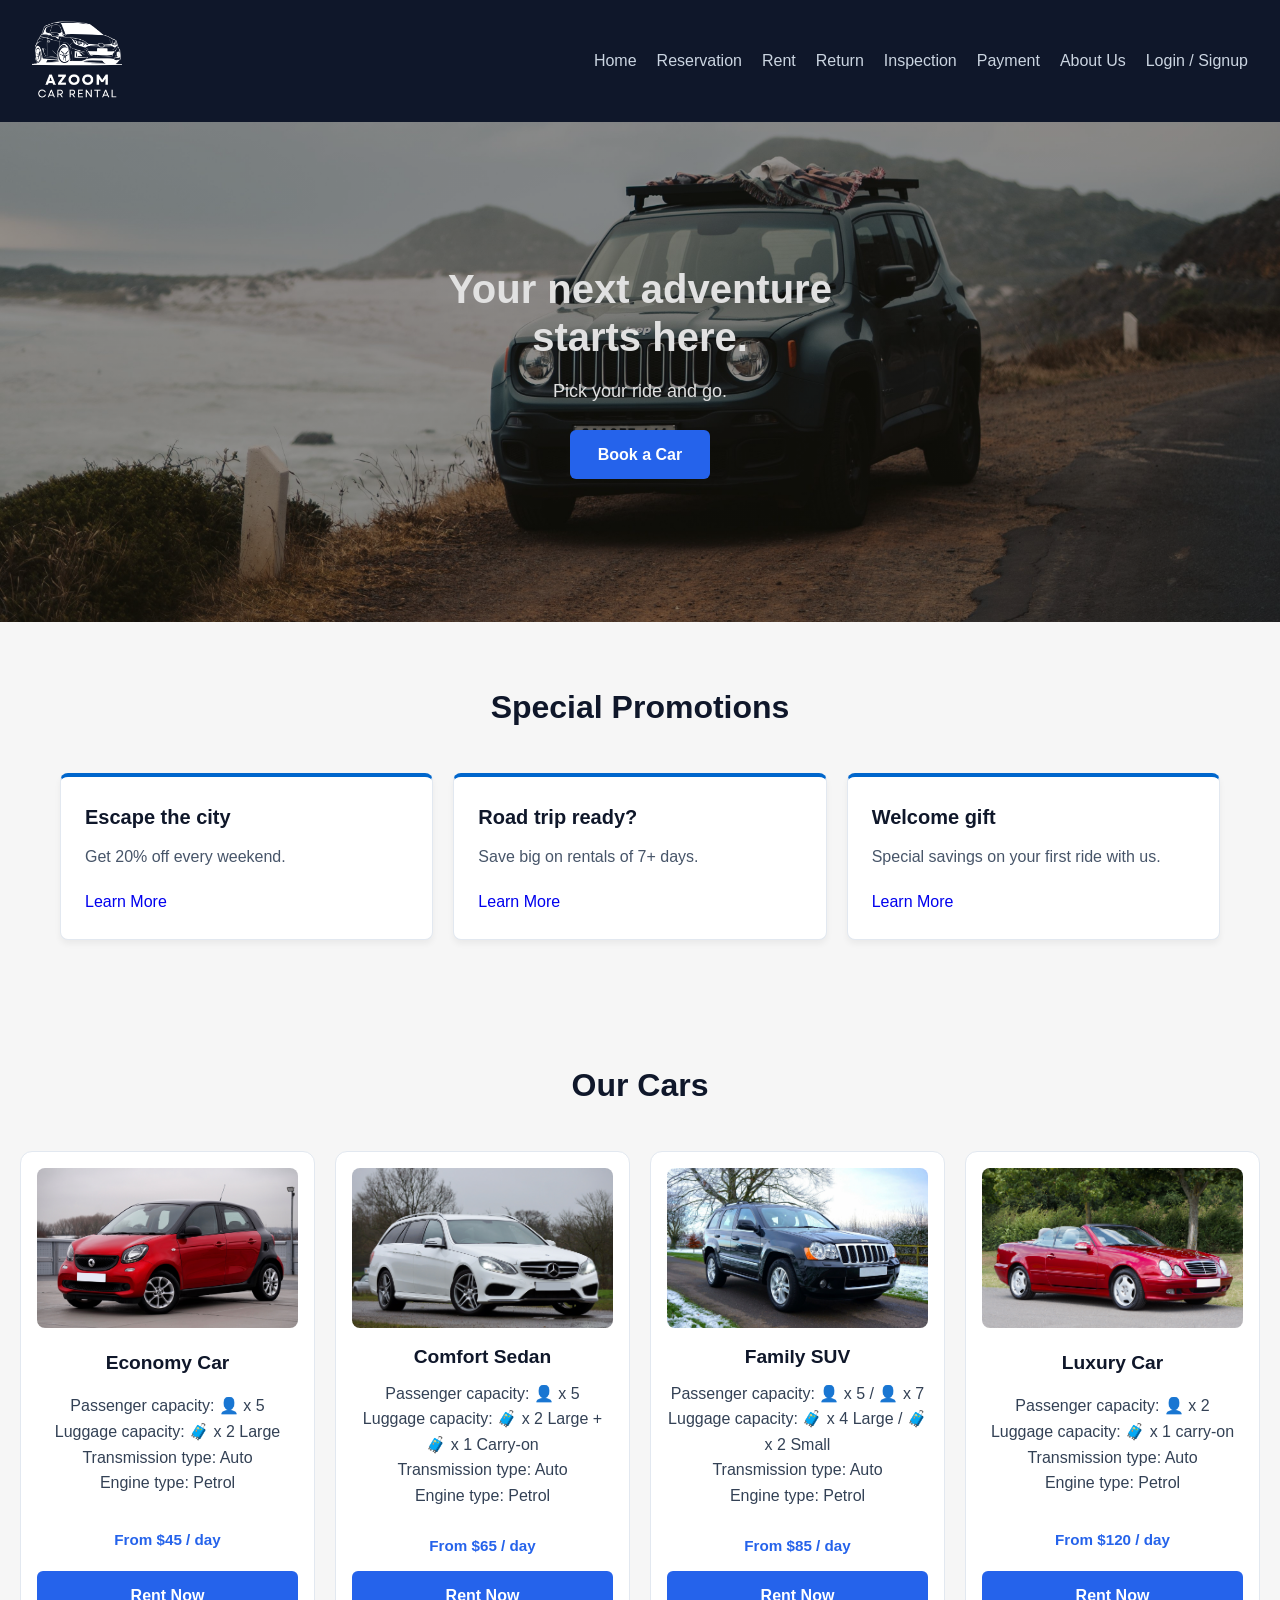
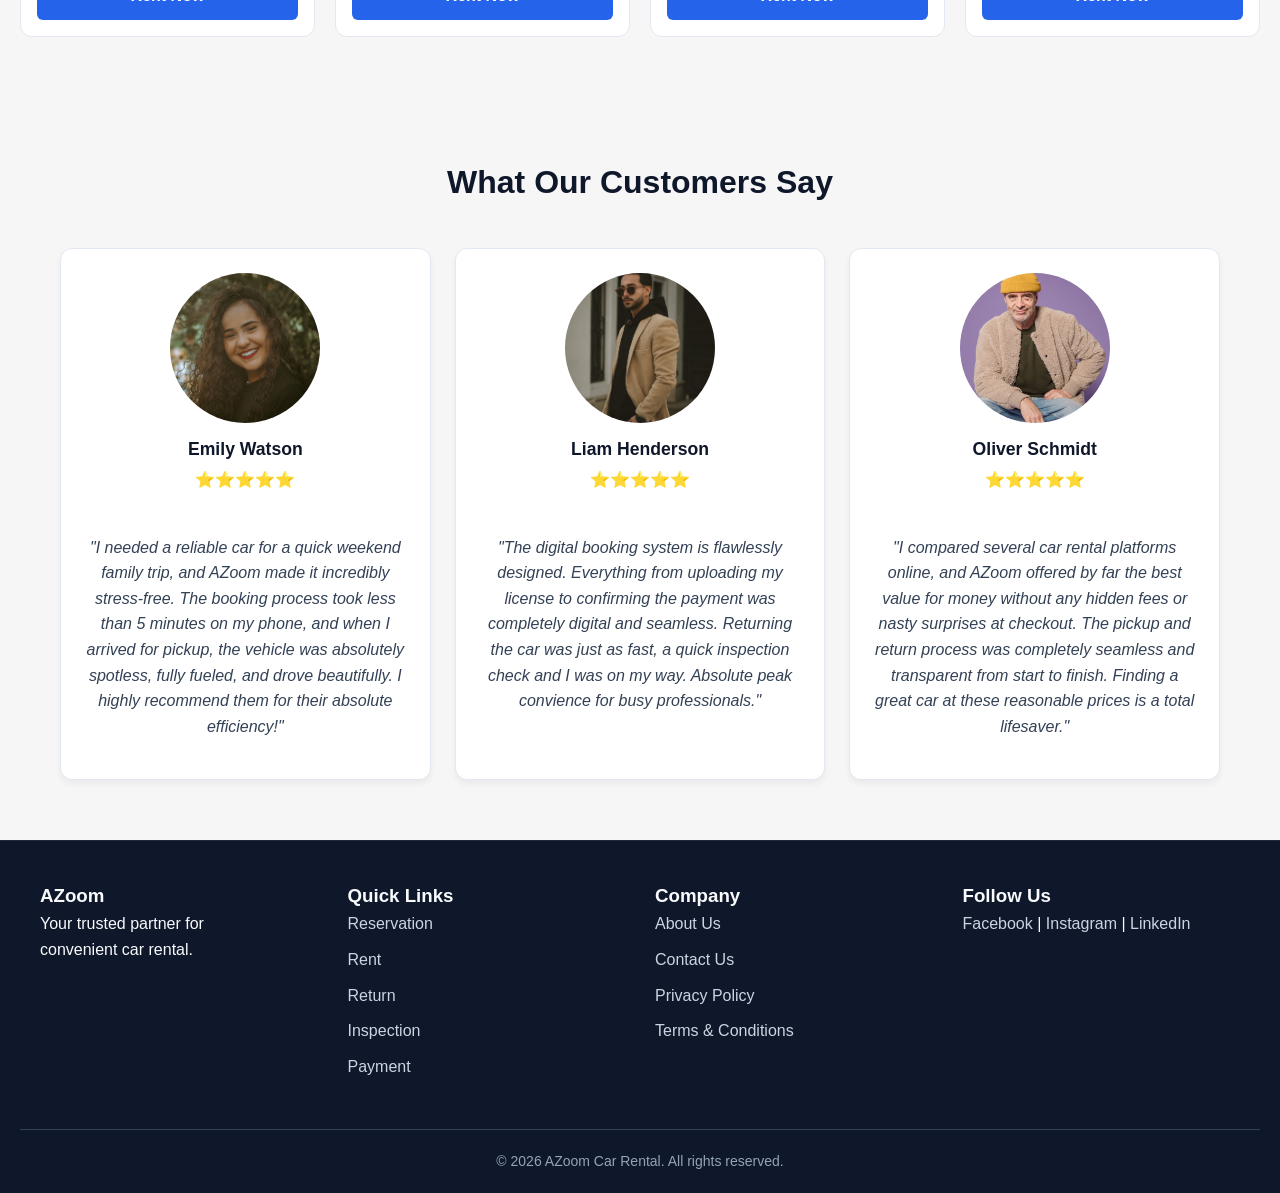
<file: index.html>
<!DOCTYPE html>
<html lang="en">

<head>
    <meta charset="UTF-8">

    <meta name="viewport" 
          content="width=device-width, initial-scale=1.0">

    <title>AZoom Car Rental</title>

    <link rel="stylesheet" href="css/style.css">
</head>

<header>
    <div class="logo">
        <img src="images/AZoomLogo.png"
                     alt="AZoom logo" style="max-width: 90px; max-height: 90px;">
    </div>

    <nav>
        <ul>
            <li><a href="index.html">Home</a></li>
            <li><a href="reservation.html">Reservation</a></li>
            <li><a href="pickup.html">Rent</a></li>
            <li><a href="return.html">Return</a></li>
            <li><a href="inspection.html">Inspection</a></li>
            <li><a href="billing.html">Payment</a></li>
            <li><a href="#">About Us</a></li>
            <li><a href="login-signup.html">Login / Signup</a></li>
        </ul>
    </nav>
</header>


<main>
    <section class="hero">

        <div class="hero-content">

            <h1>Your next adventure<br>starts here.</h1>

            <p>
                Pick your ride and go.
            </p>

            <a href="reservation.html" class="btn">
                Book a Car
            </a>

        </div>

    </section>

        <section class="promotions">

        <h2>Special Promotions</h2>

        <div class="promotion-container">

            <article class="promotion-card">
                <h3>Escape the city</h3>

                <p>
                    Get 20% off every weekend.
                </p>

                <a href="#">Learn More</a>
            </article>


            <article class="promotion-card">
                <h3>Road trip ready?</h3>

                <p>
                    Save big on rentals of 7+ days.
                </p>

                <a href="#">Learn More</a>
            </article>


            <article class="promotion-card">
                <h3>Welcome gift</h3>

                <p>
                    Special savings on your first ride with us.
                </p>

                <a href="#">Learn More</a>
            </article>

        </div>

    </section>

    <section class="cars">

        <h2>Our Cars</h2>

        <div class="car-grid">

            <article class="car-card">
                <img src="images/car1.jpg"
                     alt="Economy car">

                <h3>Economy Car</h3>

                <p1>
                    Passenger capacity: 👤 x 5 <br>
                    Luggage capacity: 🧳 x 2 Large <br>
                    Transmission type: Auto <br>
                    Engine type: Petrol <br> <br>
                </p1>

                <p>From $45 / day</p>
                

                <a href="reservation.html" class="btn">
                    Rent Now
                </a>

            </article>


            <article class="car-card">

                <img src="images/car2.jpg"
                     alt="Sedan">

                <h3>Comfort Sedan</h3>

                <p1>
                    Passenger capacity: 👤 x 5 <br>
                    Luggage capacity: 🧳 x 2 Large + 🧳 x 1 Carry-on<br>
                    Transmission type: Auto <br>
                    Engine type: Petrol <br> <br>
                </p1>

                <p>From $65 / day</p>

                <a href="reservation.html" class="btn">
                    Rent Now
                </a>

            </article>


            <article class="car-card">

                <img src="images/car3.jpg"
                     alt="SUV">

                <h3>Family SUV</h3>

                <p1>
                    Passenger capacity: 👤 x 5 / 👤 x 7<br>
                    Luggage capacity: 🧳 x 4 Large / 🧳 x 2 Small<br>
                    Transmission type: Auto <br>
                    Engine type: Petrol <br> <br>
                </p1>

                <p>From $85 / day</p>

                <a href="reservation.html" class="btn">
                    Rent Now
                </a>

            </article>


            <article class="car-card">

                <img src="images/car4.jpg"
                     alt="Luxury car">

                <h3>Luxury Car</h3>

                <p1>
                    Passenger capacity: 👤 x 2 <br>
                    Luggage capacity: 🧳 x 1 carry-on <br>
                    Transmission type: Auto <br>
                    Engine type: Petrol <br> <br>
                </p1>

                <p>From $120 / day</p>

                <a href="reservation.html" class="btn">
                    Rent Now
                </a>

            </article>

        </div>

    </section>
    <section class="testimonials">

        <h2>What Our Customers Say</h2>

        <div class="testimonial-container">

            <article class="testimonial">

                <img src="images/girl1.jpg"
                     alt="girl1">

                <h3>Emily Watson</h3>

                <stars>⭐️⭐️⭐️⭐️⭐️</stars> <br>

                <p>
                    "I needed a reliable car for a quick weekend family trip, and AZoom made it incredibly stress-free.
                    The booking process took less than 5 minutes on my phone, and when I arrived for pickup, the vehicle was
                    absolutely spotless, fully fueled, and drove beautifully. I highly recommend them for their absolute efficiency!"
                </p>

            </article>


            <article class="testimonial">

                <img src="images/guy1.jpg"
                     alt="guy1">

                <h3>Liam Henderson</h3>

                <stars>⭐️⭐️⭐️⭐️⭐️</stars><br>

                <p>
                    "The digital booking system is flawlessly designed. Everything from uploading my license to confirming
                    the payment was completely digital and seamless. Returning the car was just as fast, a quick inspection check
                    and I was on my way. Absolute peak convience for busy professionals."
                </p>

            </article>


            <article class="testimonial">

                <img src="images/guy2.jpg"
                     alt="guy2">

                <h3>Oliver Schmidt</h3>

                <stars>⭐️⭐️⭐️⭐️⭐️</stars><br>

                <p>
                    "I compared several car rental platforms online, and AZoom offered by far the best value for money without
                    any hidden fees or nasty surprises at checkout. The pickup and return process was completely seamless and 
                    transparent from start to finish. Finding a great car at these reasonable prices is a total lifesaver."
                </p>
                
            </article>

        </div>

    </section>

</main>


<footer>
    <div class="footer-container">

        <div>
            <h3>AZoom</h3>

            <p>
                Your trusted partner for <br>
                convenient car rental.
            </p>
        </div>


        <div>
            <h3>Quick Links</h3>
            <ul>
                <li><a href="reservation.html">Reservation</a></li>
                <li><a href="pickup.html">Rent</a></li>
                <li><a href="return.html">Return</a></li>
                <li><a href="inspection.html">Inspection</a></li>
                <li><a href="billing.html">Payment</a></li>
            </ul>
        </div>


        <div>
            <h3>Company</h3>

            <ul>
                <li><a href="#">About Us</a></li>
                <li><a href="#">Contact Us</a></li>
                <li><a href="#">Privacy Policy</a></li>
                <li><a href="#">Terms & Conditions</a></li>
            </ul>
        </div>
        <div>
            <h3>Follow Us</h3>

            <p>
                <a href="#">Facebook</a> | <a href="#">Instagram</a> | <a href="#">LinkedIn</a>
            </p>
        </div>

    </div>


    <div class="copyright">

        <p>
            &copy; 2026 AZoom Car Rental.
            All rights reserved.
        </p>

    </div>

</footer>


</html>
</file>
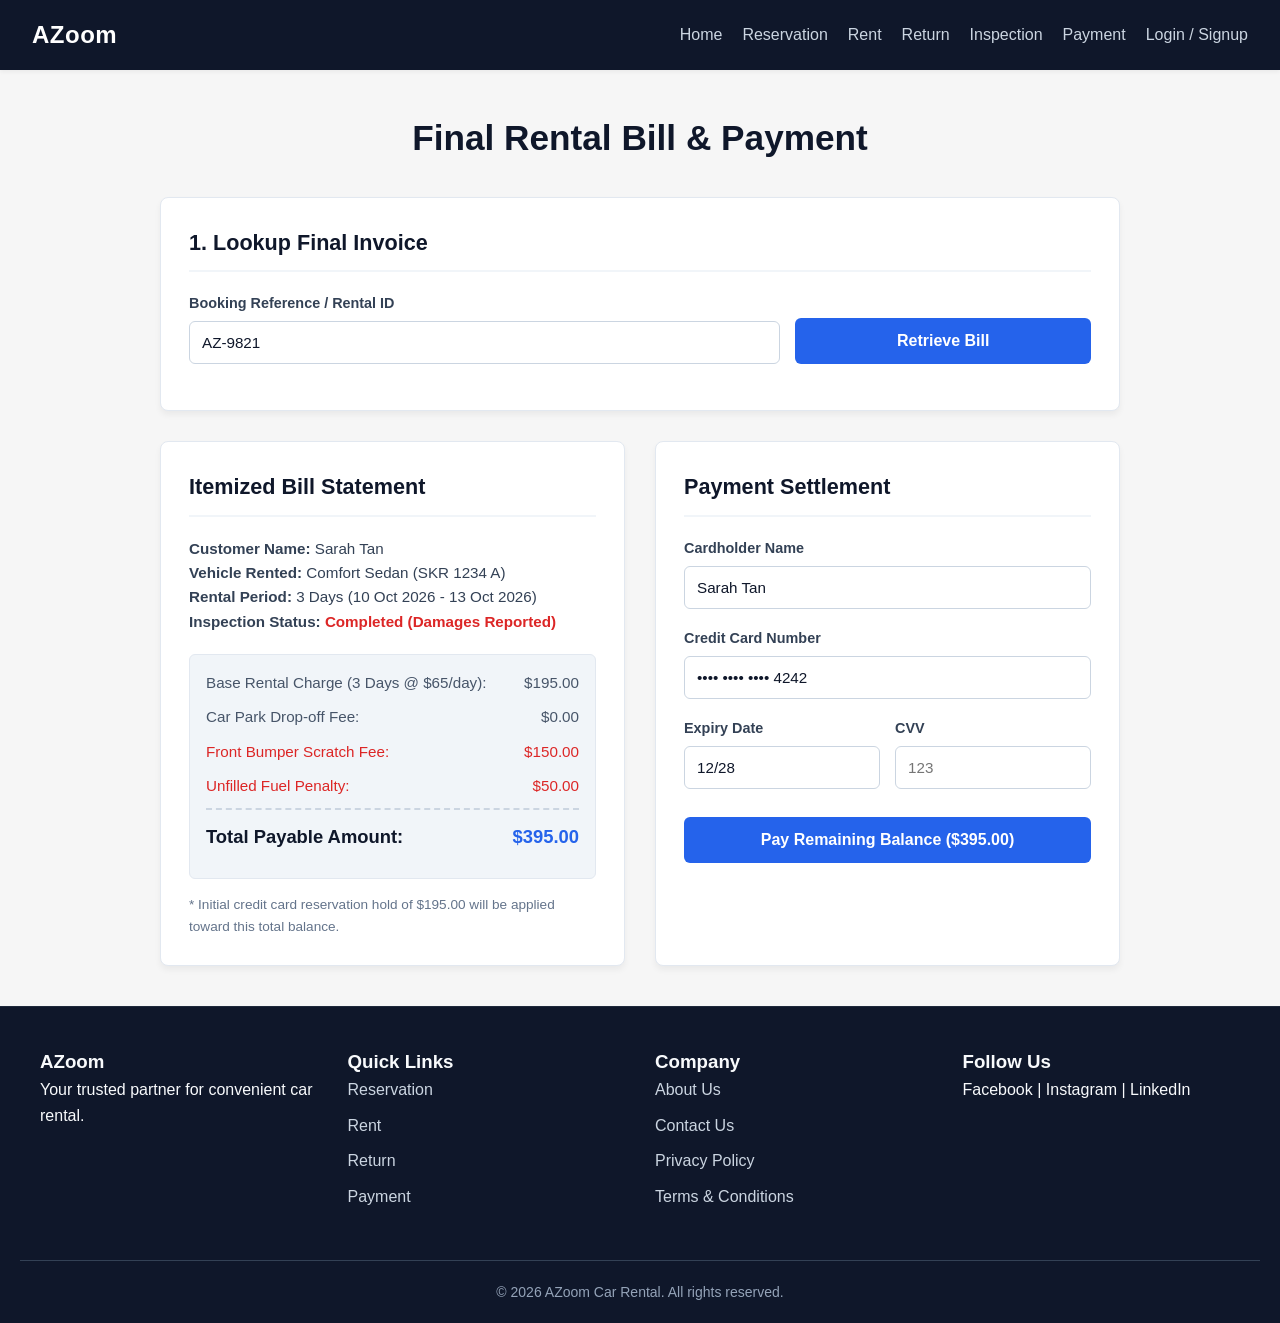
<file: billing.html>
<!DOCTYPE html>
<html lang="en">

<head>
    <meta charset="UTF-8">
    <meta name="viewport" content="width=device-width, initial-scale=1.0">
    <title>Final Payment & Billing - AZoom Car Rental</title>
    <link rel="stylesheet" href="css/style.css">
    <style>
        @media print {
            header, footer, nav, .submit-btn, .lookup-section {
                display: none !important;
            }
            .card {
                box-shadow: none !important;
                border: 1px solid #000 !important;
            }
            body {
                background: #fff !important;
            }
        }
    </style>
</head>

<body>

    <header>
        <div class="logo">
            AZoom
        </div>

        <nav>
            <ul>
                <li><a href="index.html">Home</a></li>
                <li><a href="reservation.html">Reservation</a></li>
                <li><a href="pickup.html">Rent</a></li>
                <li><a href="return.html">Return</a></li>
                <li><a href="inspection.html">Inspection</a></li>
                <li><a href="billing.html" class="active">Payment</a></li>
                <li><a href="login-signup.html">Login / Signup</a></li>
            </ul>
        </nav>
    </header>

    <main class="page-container">
        <h1 class="page-title">Final Rental Bill & Payment</h1>

        <!-- Step 1: Lookup Booking Invoice -->
        <div class="card lookup-section" style="margin-bottom: 30px;">
            <h2>1. Lookup Final Invoice</h2>
            <form id="invoiceLookupForm">
                <div class="form-row">
                    <div class="form-group" style="flex: 2;">
                        <label for="bill-booking-id">Booking Reference / Rental ID</label>
                        <input type="text" id="bill-booking-id" placeholder="e.g. AZ-9821" value="AZ-9821" required>
                    </div>
                    <div class="form-group" style="flex: 1; align-self: flex-end;">
                        <button type="submit" class="submit-btn" style="margin-top: 0;">Retrieve Bill</button>
                    </div>
                </div>
            </form>
        </div>

        <!-- Step 2: Itemized Statement & Payment Process -->
        <div id="billingDetailsSection" class="two-column-grid">

            <!-- Left Column: Itemized Cost Breakdown -->
            <div class="card">
                <h2>Itemized Bill Statement</h2>

                <div style="margin-bottom: 15px; font-size: 0.95rem;">
                    <p><strong>Customer Name:</strong> Sarah Tan</p>
                    <p><strong>Vehicle Rented:</strong> Comfort Sedan (SKR 1234 A)</p>
                    <p><strong>Rental Period:</strong> 3 Days (10 Oct 2026 - 13 Oct 2026)</p>
                    <p><strong>Inspection Status:</strong> <span style="color: #dc2626; font-weight: bold;">Completed (Damages Reported)</span></p>
                </div>

                <div class="price-summary">
                    <div class="price-row">
                        <span>Base Rental Charge (3 Days @ $65/day):</span>
                        <span>$195.00</span>
                    </div>

                    <div class="price-row">
                        <span>Car Park Drop-off Fee:</span>
                        <span>$0.00</span>
                    </div>

                    <div class="price-row" style="color: #dc2626;">
                        <span>Front Bumper Scratch Fee:</span>
                        <span>$150.00</span>
                    </div>

                    <div class="price-row" style="color: #dc2626;">
                        <span>Unfilled Fuel Penalty:</span>
                        <span>$50.00</span>
                    </div>

                    <div class="price-row total">
                        <span>Total Payable Amount:</span>
                        <span>$395.00</span>
                    </div>
                </div>

                <div style="margin-top: 15px; font-size: 0.85rem; color: #64748b;">
                    <p>* Initial credit card reservation hold of $195.00 will be applied toward this total balance.</p>
                </div>
            </div>

            <!-- Right Column: Final Card Settlement -->
            <div class="card">
                <h2>Payment Settlement</h2>

                <form id="finalPaymentForm">
                    <div class="form-group">
                        <label for="pay-card-name">Cardholder Name</label>
                        <input type="text" id="pay-card-name" value="Sarah Tan" required>
                    </div>

                    <div class="form-group">
                        <label for="pay-card-number">Credit Card Number</label>
                        <input type="text" id="pay-card-number" value="•••• •••• •••• 4242" required>
                    </div>

                    <div class="form-row">
                        <div class="form-group">
                            <label for="pay-card-expiry">Expiry Date</label>
                            <input type="text" id="pay-card-expiry" value="12/28" required>
                        </div>
                        <div class="form-group">
                            <label for="pay-card-cvv">CVV</label>
                            <input type="password" id="pay-card-cvv" placeholder="123" required>
                        </div>
                    </div>

                    <button type="submit" class="submit-btn">Pay Remaining Balance ($395.00)</button>

                    <!-- Receipt Alert & Print Trigger -->
                    <div id="paymentSuccessBox" class="alert-box success">
                        <h3>Payment Completed Successfully!</h3>
                        <p>Receipt ID: <strong>REC-2026-9821</strong></p>
                        <p>Thank you for choosing AZoom / AZoom Car Rental.</p>
                        <button type="button" class="submit-btn" onclick="window.print()" style="background-color: #0f172a; margin-top: 12px;">Print Official Receipt</button>
                    </div>
                </form>
            </div>

        </div>
    </main>

    <footer>
        <div class="footer-container">
            <div>
                <h3>AZoom</h3>
                <p>Your trusted partner for convenient car rental.</p>
            </div>
            <div>
                <h3>Quick Links</h3>
                <ul>
                    <li><a href="reservation.html">Reservation</a></li>
                    <li><a href="pickup.html">Rent</a></li>
                    <li><a href="return.html">Return</a></li>
                    <li><a href="billing.html">Payment</a></li>
                </ul>
            </div>
            <div>
                <h3>Company</h3>
                <ul>
                    <li><a href="#">About Us</a></li>
                    <li><a href="#">Contact Us</a></li>
                    <li><a href="#">Privacy Policy</a></li>
                    <li><a href="#">Terms & Conditions</a></li>
                </ul>
            </div>
            <div>
                <h3>Follow Us</h3>
                <p>Facebook | Instagram | LinkedIn</p>
            </div>
        </div>

        <div class="copyright">
            <p>&copy; 2026 AZoom Car Rental. All rights reserved.</p>
        </div>
    </footer>

    <!-- Payment Execution Script -->
    <script>
        document.getElementById('invoiceLookupForm').addEventListener('submit', function (e) {
            e.preventDefault();
            document.getElementById('billingDetailsSection').style.display = 'grid';
        });

        document.getElementById('finalPaymentForm').addEventListener('submit', function (e) {
            e.preventDefault();
            const successBox = document.getElementById('paymentSuccessBox');
            successBox.style.display = 'block';
            successBox.scrollIntoView({ behavior: 'smooth' });
        });
    </script>

</body>
</html>
</file>
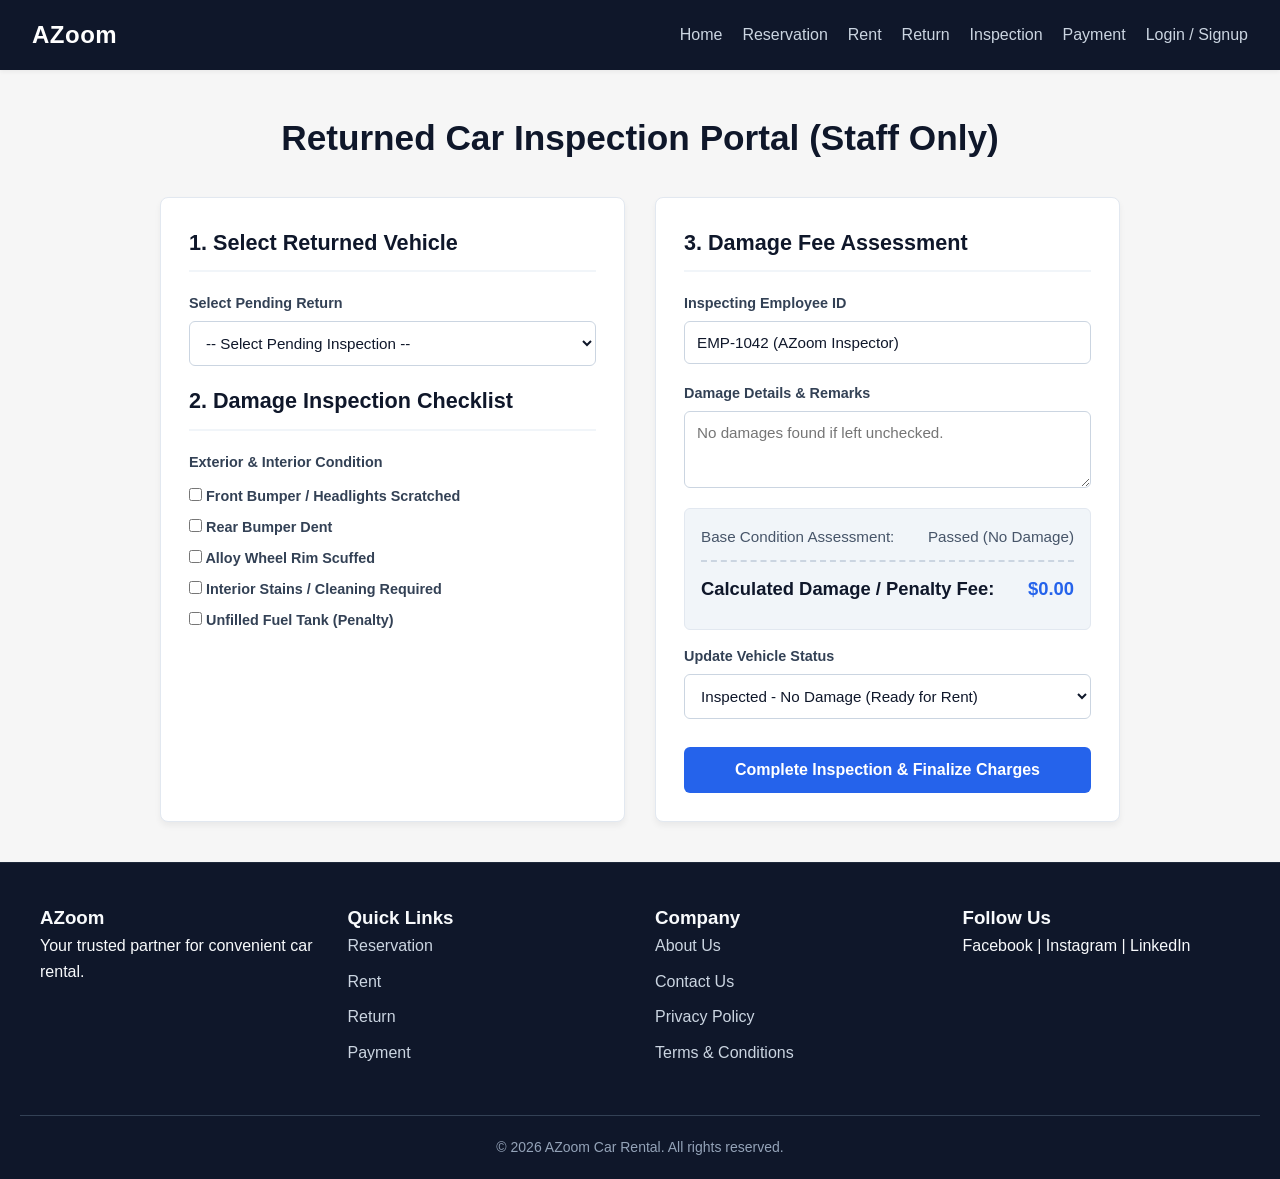
<file: inspection.html>
<!DOCTYPE html>
<html lang="en">

<head>
    <meta charset="UTF-8">
    <meta name="viewport" content="width=device-width, initial-scale=1.0">
    <title>Employee Inspection Portal - AZoom Car Rental</title>
    <link rel="stylesheet" href="css/style.css">
</head>

<body>

    <header>
        <div class="logo">
            AZoom
        </div>

        <nav>
            <ul>
                <li><a href="index.html">Home</a></li>
                <li><a href="reservation.html">Reservation</a></li>
                <li><a href="pickup.html">Rent</a></li>
                <li><a href="return.html">Return</a></li>
                <li><a href="inspection.html" class="active">Inspection</a></li>
                <li><a href="billing.html">Payment</a></li>
                <li><a href="login-signup.html">Login / Signup</a></li>
            </ul>
        </nav>
    </header>

    <main class="page-container">
        <h1 class="page-title">Returned Car Inspection Portal (Staff Only)</h1>

        <div class="two-column-grid">

            <!-- Left: Select Returned Car & Inspection Checklist -->
            <div class="card">
                <h2>1. Select Returned Vehicle</h2>
                
                <form id="inspectionForm">
                    <div class="form-group">
                        <label for="inspect-booking">Select Pending Return</label>
                        <select id="inspect-booking" onchange="loadInspectionData()" required>
                            <option value="">-- Select Pending Inspection --</option>
                            <option value="AZ-9821" data-car="Comfort Sedan (SKR 1234 A)" data-cust="Sarah Tan" data-loc="Main HQ Carpark (Orchard)">AZ-9821 - Comfort Sedan (Sarah Tan)</option>
                            <option value="AZ-4102" data-car="Family SUV (SGP 8888 B)" data-cust="David Lim" data-loc="Main HQ Carpark (Orchard)">AZ-4102 - Family SUV (David Lim)</option>
                            <option value="AZ-3301" data-car="Economy Hatchback (SLR 5542 C)" data-cust="Michael Lee" data-loc="Main HQ Carpark (Orchard)">AZ-3301 - Economy Hatchback (Michael Lee)</option>
                        </select>
                    </div>

                    <!-- Auto-filled Inspection Target Info -->
                    <div id="targetDetails" class="price-summary" style="display: none; margin-bottom: 20px;">
                        <div class="price-row">
                            <span>Vehicle:</span>
                            <strong id="info-car">-</strong>
                        </div>
                        <div class="price-row">
                            <span>Renter:</span>
                            <span id="info-cust">-</span>
                        </div>
                        <div class="price-row">
                            <span>Return Location:</span>
                            <span id="info-loc">-</span>
                        </div>
                    </div>

                    <h2>2. Damage Inspection Checklist</h2>

                    <div class="form-group">
                        <label>Exterior & Interior Condition</label>
                        <div style="display: flex; flex-direction: column; gap: 8px; margin-top: 5px;">
                            <label><input type="checkbox" id="chk-front" onchange="calculateDamage()"> Front Bumper / Headlights Scratched</label>
                            <label><input type="checkbox" id="chk-rear" onchange="calculateDamage()"> Rear Bumper Dent</label>
                            <label><input type="checkbox" id="chk-wheels" onchange="calculateDamage()"> Alloy Wheel Rim Scuffed</label>
                            <label><input type="checkbox" id="chk-interior" onchange="calculateDamage()"> Interior Stains / Cleaning Required</label>
                            <label><input type="checkbox" id="chk-fuel" onchange="calculateDamage()"> Unfilled Fuel Tank (Penalty)</label>
                        </div>
                    </div>

            </div>

            <!-- Right: Assessment Summary & Status Update -->
            <div class="card">
                <h2>3. Damage Fee Assessment</h2>

                <div class="form-group">
                    <label for="inspector-id">Inspecting Employee ID</label>
                    <input type="text" id="inspector-id" value="EMP-1042 (AZoom Inspector)" readonly>
                </div>

                <div class="form-group">
                    <label for="damage-description">Damage Details & Remarks</label>
                    <textarea id="damage-description" rows="3" placeholder="No damages found if left unchecked."></textarea>
                </div>

                <!-- Fee Summary -->
                <div class="price-summary">
                    <div class="price-row">
                        <span>Base Condition Assessment:</span>
                        <span id="fee-base">Passed (No Damage)</span>
                    </div>
                    <div class="price-row total">
                        <span>Calculated Damage / Penalty Fee:</span>
                        <span id="display-damage-fee">$0.00</span>
                    </div>
                </div>

                <div class="form-group" style="margin-top: 15px;">
                    <label for="car-status-select">Update Vehicle Status</label>
                    <select id="car-status-select" required>
                        <option value="Inspected - No Damage">Inspected - No Damage (Ready for Rent)</option>
                        <option value="Inspected - Damage Reported">Inspected - Damage Charges Applied</option>
                        <option value="Requires Maintenance">Send to Workshop / Maintenance</option>
                    </select>
                </div>

                <button type="submit" class="submit-btn">Complete Inspection & Finalize Charges</button>

                <!-- Success Box -->
                <div id="inspectionSuccessBox" class="alert-box success">
                    <h3>Inspection Completed!</h3>
                    <p>Status updated successfully. Final bill generated for customer.</p>
                </div>
                </form>
            </div>

        </div>
    </main>

    <footer>
        <div class="footer-container">
            <div>
                <h3>AZoom</h3>
                <p>Your trusted partner for convenient car rental.</p>
            </div>
            <div>
                <h3>Quick Links</h3>
                <ul>
                    <li><a href="reservation.html">Reservation</a></li>
                    <li><a href="pickup.html">Rent</a></li>
                    <li><a href="return.html">Return</a></li>
                    <li><a href="billing.html">Payment</a></li>
                </ul>
            </div>
            <div>
                <h3>Company</h3>
                <ul>
                    <li><a href="#">About Us</a></li>
                    <li><a href="#">Contact Us</a></li>
                    <li><a href="#">Privacy Policy</a></li>
                    <li><a href="#">Terms & Conditions</a></li>
                </ul>
            </div>
            <div>
                <h3>Follow Us</h3>
                <p>Facebook | Instagram | LinkedIn</p>
            </div>
        </div>

        <div class="copyright">
            <p>&copy; 2026 AZoom Car Rental. All rights reserved.</p>
        </div>
    </footer>

    <!-- Dynamic Inspection & Damage Fee Calculation Script -->
    <script>
        function loadInspectionData() {
            const select = document.getElementById('inspect-booking');
            const selectedOpt = select.options[select.selectedIndex];
            
            if (select.value) {
                document.getElementById('info-car').innerText = selectedOpt.getAttribute('data-car');
                document.getElementById('info-cust').innerText = selectedOpt.getAttribute('data-cust');
                document.getElementById('info-loc').innerText = selectedOpt.getAttribute('data-loc');
                document.getElementById('targetDetails').style.display = 'block';
            } else {
                document.getElementById('targetDetails').style.display = 'none';
            }
        }

        function calculateDamage() {
            let totalFee = 0;
            let notes = [];

            if (document.getElementById('chk-front').checked) {
                totalFee += 150;
                notes.push("Front Bumper Scratch ($150)");
            }
            if (document.getElementById('chk-rear').checked) {
                totalFee += 200;
                notes.push("Rear Bumper Dent ($200)");
            }
            if (document.getElementById('chk-wheels').checked) {
                totalFee += 100;
                notes.push("Alloy Wheel Rim Scuff ($100)");
            }
            if (document.getElementById('chk-interior').checked) {
                totalFee += 80;
                notes.push("Interior Deep Clean Fee ($80)");
            }
            if (document.getElementById('chk-fuel').checked) {
                totalFee += 50;
                notes.push("Unfilled Fuel Penalty ($50)");
            }

            document.getElementById('display-damage-fee').innerText = '$' + totalFee.toFixed(2);
            document.getElementById('damage-description').value = notes.length > 0 ? notes.join(", ") : "No damages observed during inspection.";
            
            const statusSelect = document.getElementById('car-status-select');
            if (totalFee > 0) {
                statusSelect.value = "Inspected - Damage Reported";
            } else {
                statusSelect.value = "Inspected - No Damage";
            }
        }

        document.getElementById('inspectionForm').addEventListener('submit', function (e) {
            e.preventDefault();
            const successBox = document.getElementById('inspectionSuccessBox');
            successBox.style.display = 'block';
            successBox.scrollIntoView({ behavior: 'smooth' });
        });
    </script>

</body>
</html>
</file>
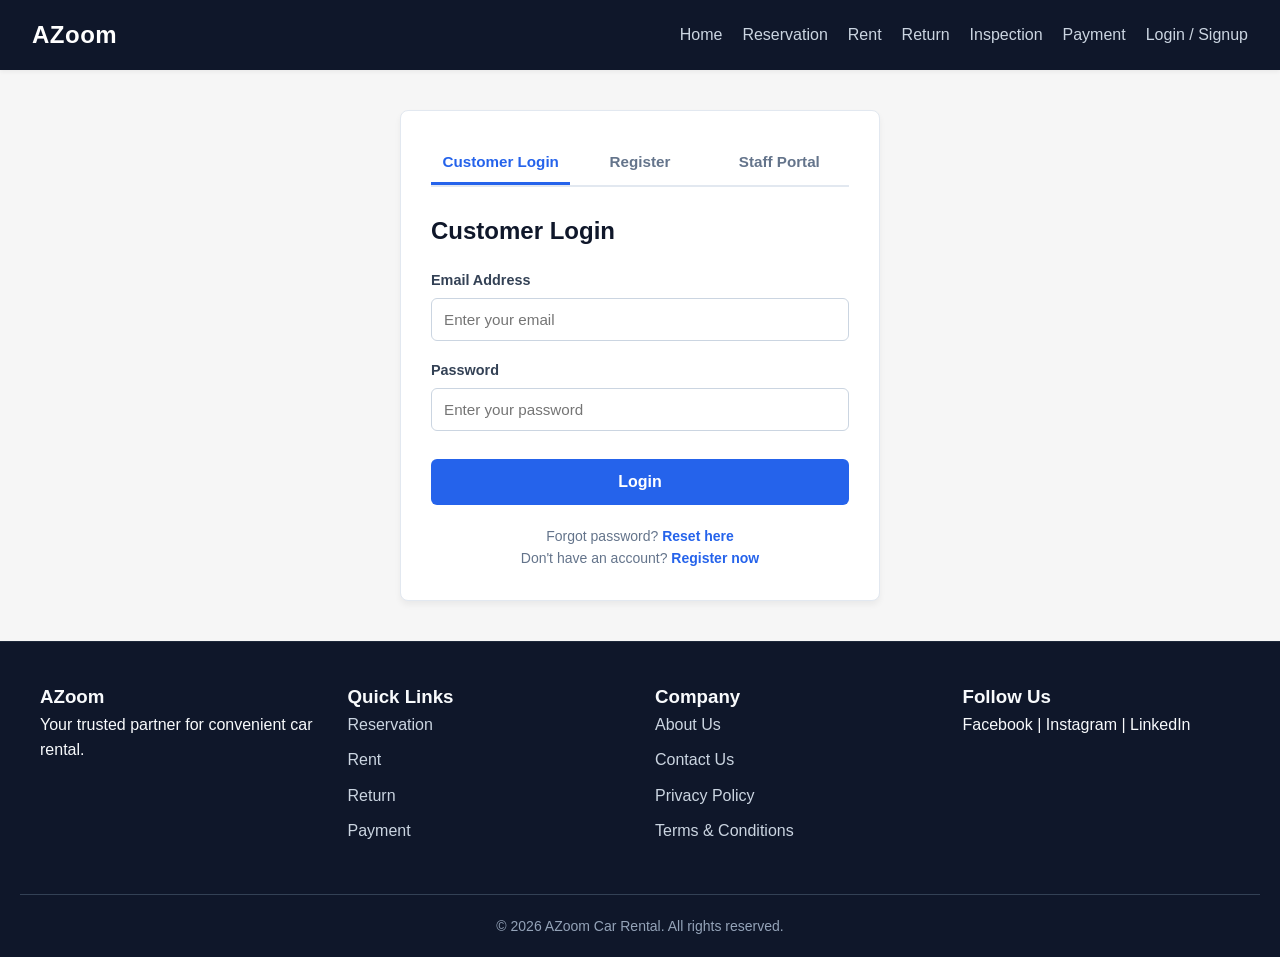
<file: login-signup.html>
<!DOCTYPE html>
<html lang="en">

<head>
    <meta charset="UTF-8">
    <meta name="viewport" content="width=device-width, initial-scale=1.0">
    <title>Login / Register - AZoom Car Rental</title>
    <link rel="stylesheet" href="css/style.css">
</head>

<body>

    <header>
        <div class="logo">
            AZoom
        </div>

        <nav>
            <ul>
                <li><a href="index.html">Home</a></li>
                <li><a href="reservation.html">Reservation</a></li>
                <li><a href="pickup.html">Rent</a></li>
                <li><a href="return.html">Return</a></li>
                <li><a href="inspection.html">Inspection</a></li>
                <li><a href="billing.html">Payment</a></li>
                <li><a href="login-signup.html" class="active">Login / Signup</a></li>
            </ul>
        </nav>
    </header>

    <main class="page-container">
        <section class="auth-container">

            <!-- Switcher Tabs -->
            <div class="auth-tabs">
                <button class="auth-tab-btn active" onclick="switchTab('login')">Customer Login</button>
                <button class="auth-tab-btn" onclick="switchTab('register')">Register</button>
                <button class="auth-tab-btn" onclick="switchTab('employee')">Staff Portal</button>
            </div>

            <!-- 1. CUSTOMER LOGIN FORM -->
            <form id="loginForm" class="auth-form active" action="#" method="POST">
                <h2>Customer Login</h2>

                <div class="form-group">
                    <label for="login-email">Email Address</label>
                    <input type="email" id="login-email" name="email" placeholder="Enter your email" required>
                </div>

                <div class="form-group">
                    <label for="login-password">Password</label>
                    <input type="password" id="login-password" name="password" placeholder="Enter your password" required>
                </div>

                <button type="submit" class="submit-btn">Login</button>

                <div class="form-footer">
                    <p>Forgot password? <a href="#">Reset here</a></p>
                    <p>Don't have an account? <a href="javascript:void(0)" onclick="switchTab('register')">Register now</a></p>
                </div>
            </form>

            <!-- 2. CUSTOMER REGISTRATION FORM -->
            <form id="registerForm" class="auth-form" action="#" method="POST">
                <h2>Create an Account</h2>

                <div class="form-group">
                    <label for="reg-name">Full Name</label>
                    <input type="text" id="reg-name" name="fullname" placeholder="e.g. Sarah Tan" required>
                </div>

                <div class="form-group">
                    <label for="reg-email">Email Address</label>
                    <input type="email" id="reg-email" name="email" placeholder="sarah@example.com" required>
                </div>

                <div class="form-group">
                    <label for="reg-phone">Phone Number</label>
                    <input type="tel" id="reg-phone" name="phone" placeholder="+65 9123 4567" required>
                </div>

                <div class="form-row">
                    <div class="form-group">
                        <label for="reg-password">Password</label>
                        <input type="password" id="reg-password" name="password" placeholder="Min. 8 characters" required>
                    </div>

                    <div class="form-group">
                        <label for="reg-confirm-password">Confirm Password</label>
                        <input type="password" id="reg-confirm-password" name="confirm_password" placeholder="Re-enter password" required>
                    </div>
                </div>

                <!-- Required driving license details for rental eligibility -->
                <div class="form-group">
                    <label for="reg-license">Driving License Number</label>
                    <input type="text" id="reg-license" name="license_number" placeholder="S1234567A" required>
                </div>

                <button type="submit" class="submit-btn">Create Customer Account</button>

                <div class="form-footer">
                    <p>Already have an account? <a href="javascript:void(0)" onclick="switchTab('login')">Login here</a></p>
                </div>
            </form>

            <!-- 3. EMPLOYEE / INSPECTOR LOGIN FORM -->
            <form id="employeeForm" class="auth-form" action="#" method="POST">
                <h2>Employee Portal</h2>
                <p style="font-size: 0.85rem; color: #64748b; margin-bottom: 16px;">
                    For AZoom staff inspecting returned cars and managing rental statuses.
                </p>

                <div class="form-group">
                    <label for="emp-id">Employee ID</label>
                    <input type="text" id="emp-id" name="employee_id" placeholder="e.g. EMP-1042" required>
                </div>

                <div class="form-group">
                    <label for="emp-password">Password</label>
                    <input type="password" id="emp-password" name="password" placeholder="Enter password" required>
                </div>

                <button type="submit" class="submit-btn">Staff Login</button>
            </form>

        </section>
    </main>

    <footer>
        <div class="footer-container">
            <div>
                <h3>AZoom</h3>
                <p>Your trusted partner for convenient car rental.</p>
            </div>
            <div>
                <h3>Quick Links</h3>
                <ul>
                    <li><a href="reservation.html">Reservation</a></li>
                    <li><a href="pickup.html">Rent</a></li>
                    <li><a href="return.html">Return</a></li>
                    <li><a href="billing.html">Payment</a></li>
                </ul>
            </div>
            <div>
                <h3>Company</h3>
                <ul>
                    <li><a href="#">About Us</a></li>
                    <li><a href="#">Contact Us</a></li>
                    <li><a href="#">Privacy Policy</a></li>
                    <li><a href="#">Terms & Conditions</a></li>
                </ul>
            </div>
            <div>
                <h3>Follow Us</h3>
                <p>Facebook | Instagram | LinkedIn</p>
            </div>
        </div>

        <div class="copyright">
            <p>&copy; 2026 AZoom Car Rental. All rights reserved.</p>
        </div>
    </footer>

    <!-- Tab Switcher Script -->
    <script>
        function switchTab(tab) {
            document.querySelectorAll('.auth-form').forEach(form => form.classList.remove('active'));
            document.querySelectorAll('.auth-tab-btn').forEach(btn => btn.classList.remove('active'));

            if (tab === 'login') {
                document.getElementById('loginForm').classList.add('active');
                document.querySelectorAll('.auth-tab-btn')[0].classList.add('active');
            } else if (tab === 'register') {
                document.getElementById('registerForm').classList.add('active');
                document.querySelectorAll('.auth-tab-btn')[1].classList.add('active');
            } else if (tab === 'employee') {
                document.getElementById('employeeForm').classList.add('active');
                document.querySelectorAll('.auth-tab-btn')[2].classList.add('active');
            }
        }
    </script>

</body>
</html>
</file>
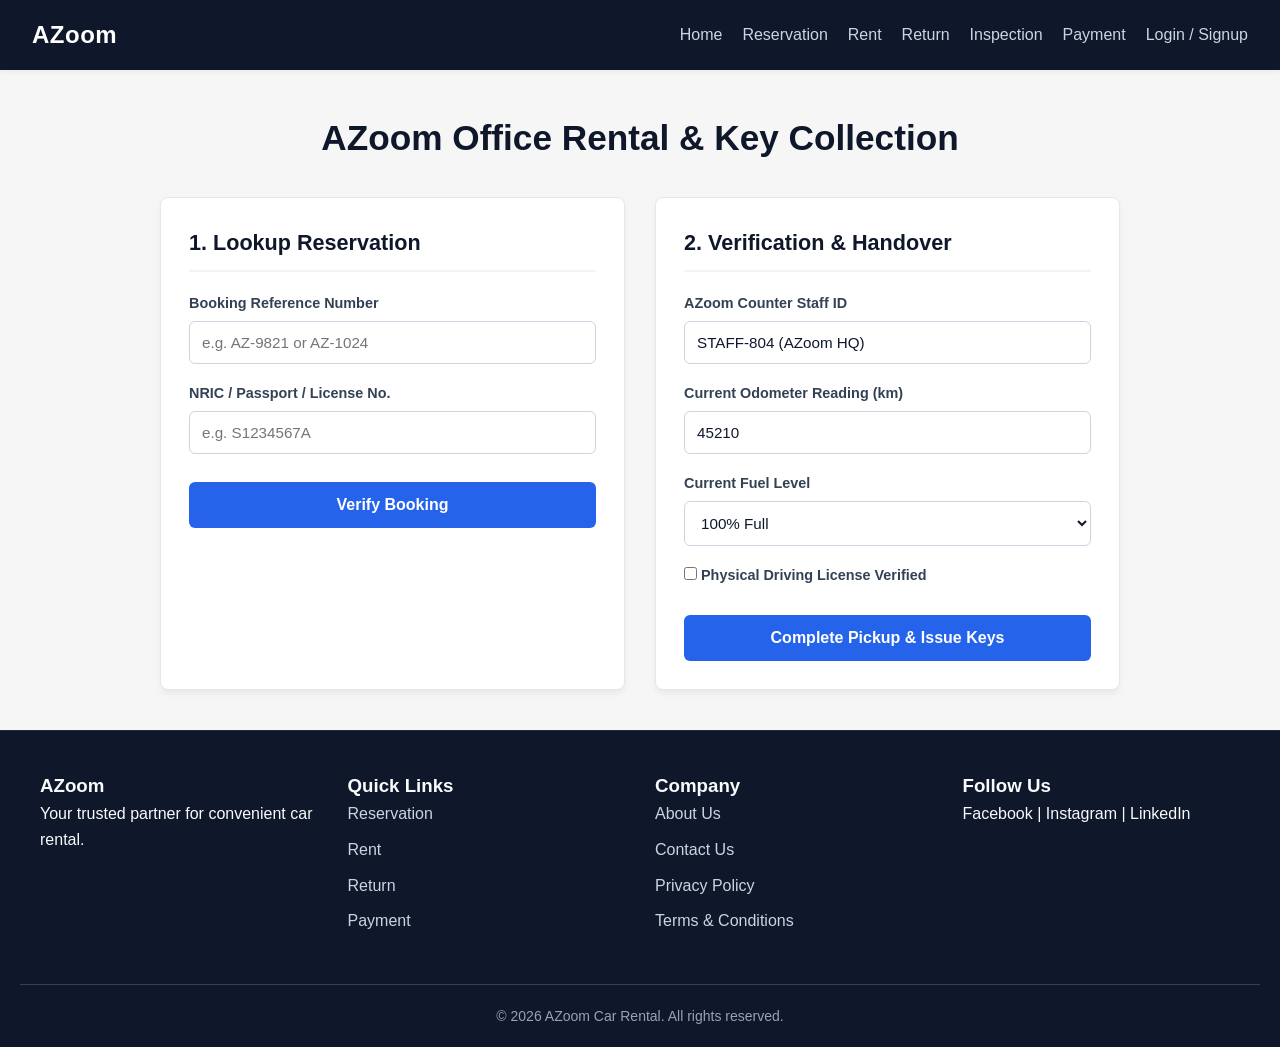
<file: pickup.html>
<!DOCTYPE html>
<html lang="en">

<head>
    <meta charset="UTF-8">
    <meta name="viewport" content="width=device-width, initial-scale=1.0">
    <title>Office Car Rental Pickup - AZoom Car Rental</title>
    <link rel="stylesheet" href="css/style.css">
</head>

<body>

    <header>
        <div class="logo">
            AZoom
        </div>

        <nav>
            <ul>
                <li><a href="index.html">Home</a></li>
                <li><a href="reservation.html">Reservation</a></li>
                <li><a href="pickup.html" class="active">Rent</a></li>
                <li><a href="return.html">Return</a></li>
                <li><a href="inspection.html">Inspection</a></li>
                <li><a href="billing.html">Payment</a></li>
                <li><a href="login-signup.html">Login / Signup</a></li>
            </ul>
        </nav>
    </header>

    <main class="page-container">
        <h1 class="page-title">AZoom Office Rental & Key Collection</h1>

        <div class="two-column-grid">

            <!-- Left: Search Reservation -->
            <div class="card">
                <h2>1. Lookup Reservation</h2>
                <form id="lookupForm">
                    <div class="form-group">
                        <label for="booking-id">Booking Reference Number</label>
                        <input type="text" id="booking-id" placeholder="e.g. AZ-9821 or AZ-1024" required>
                    </div>

                    <div class="form-group">
                        <label for="ic-passport">NRIC / Passport / License No.</label>
                        <input type="text" id="ic-passport" placeholder="e.g. S1234567A" required>
                    </div>

                    <button type="submit" class="submit-btn">Verify Booking</button>
                </form>

                <!-- Search Results Summary -->
                <div id="bookingDetails" class="price-summary" style="display: none;">
                    <div class="price-row">
                        <span>Customer Name:</span>
                        <strong id="cust-name">Sarah Tan</strong>
                    </div>
                    <div class="price-row">
                        <span>Reserved Vehicle:</span>
                        <strong id="reserved-car">Comfort Sedan</strong>
                    </div>
                    <div class="price-row">
                        <span>Pickup Date:</span>
                        <span id="res-pickup">Today</span>
                    </div>
                    <div class="price-row">
                        <span>Return Location:</span>
                        <span id="res-return-loc">Main HQ Carpark (Orchard)</span>
                    </div>
                    <div class="price-row total">
                        <span>Deposit Status:</span>
                        <span style="color: #166534;">Credit Card Hold Active</span>
                    </div>
                </div>
            </div>

            <!-- Right: Identity Check & Key Dispatch -->
            <div class="card">
                <h2>2. Verification & Handover</h2>
                <form id="handoverForm">
                    <div class="form-group">
                        <label for="counter-staff">AZoom Counter Staff ID</label>
                        <input type="text" id="counter-staff" value="STAFF-804 (AZoom HQ)" readonly>
                    </div>

                    <div class="form-group">
                        <label for="odometer-out">Current Odometer Reading (km)</label>
                        <input type="number" id="odometer-out" value="45210" required>
                    </div>

                    <div class="form-group">
                        <label for="fuel-out">Current Fuel Level</label>
                        <select id="fuel-out" required>
                            <option value="100%">100% Full</option>
                            <option value="85%">85%</option>
                            <option value="75%">75%</option>
                        </select>
                    </div>

                    <div class="form-group">
                        <label>
                            <input type="checkbox" id="license-check" required> Physical Driving License Verified
                        </label>
                    </div>

                    <button type="submit" class="submit-btn" id="rentBtn" disabled>Complete Pickup & Issue Keys</button>

                    <div id="pickupSuccessBox" class="alert-box success">
                        <h3>Vehicle Handed Over Successfully!</h3>
                        <p>Vehicle status updated to: <strong style="color: #2563eb;">Rented</strong></p>
                        <p>Key Tag #042 issued to customer.</p>
                    </div>
                </form>
            </div>

        </div>
    </main>

    <footer>
        <div class="footer-container">
            <div>
                <h3>AZoom</h3>
                <p>Your trusted partner for convenient car rental.</p>
            </div>
            <div>
                <h3>Quick Links</h3>
                <ul>
                    <li><a href="reservation.html">Reservation</a></li>
                    <li><a href="pickup.html">Rent</a></li>
                    <li><a href="return.html">Return</a></li>
                    <li><a href="billing.html">Payment</a></li>
                </ul>
            </div>
            <div>
                <h3>Company</h3>
                <ul>
                    <li><a href="#">About Us</a></li>
                    <li><a href="#">Contact Us</a></li>
                    <li><a href="#">Privacy Policy</a></li>
                    <li><a href="#">Terms & Conditions</a></li>
                </ul>
            </div>
            <div>
                <h3>Follow Us</h3>
                <p>Facebook | Instagram | LinkedIn</p>
            </div>
        </div>

        <div class="copyright">
            <p>&copy; 2026 AZoom Car Rental. All rights reserved.</p>
        </div>
    </footer>

    <!-- Interactive Search and Verification Script -->
    <script>
        document.getElementById('lookupForm').addEventListener('submit', function (e) {
            e.preventDefault();
            
            // Show booking details
            const bookingDetails = document.getElementById('bookingDetails');
            bookingDetails.style.display = 'block';

            // Enable pickup button once verified
            document.getElementById('rentBtn').disabled = false;
        });

        document.getElementById('handoverForm').addEventListener('submit', function (e) {
            e.preventDefault();
            
            const successBox = document.getElementById('pickupSuccessBox');
            successBox.style.display = 'block';
            successBox.scrollIntoView({ behavior: 'smooth' });
        });
    </script>

</body>
</html>
</file>
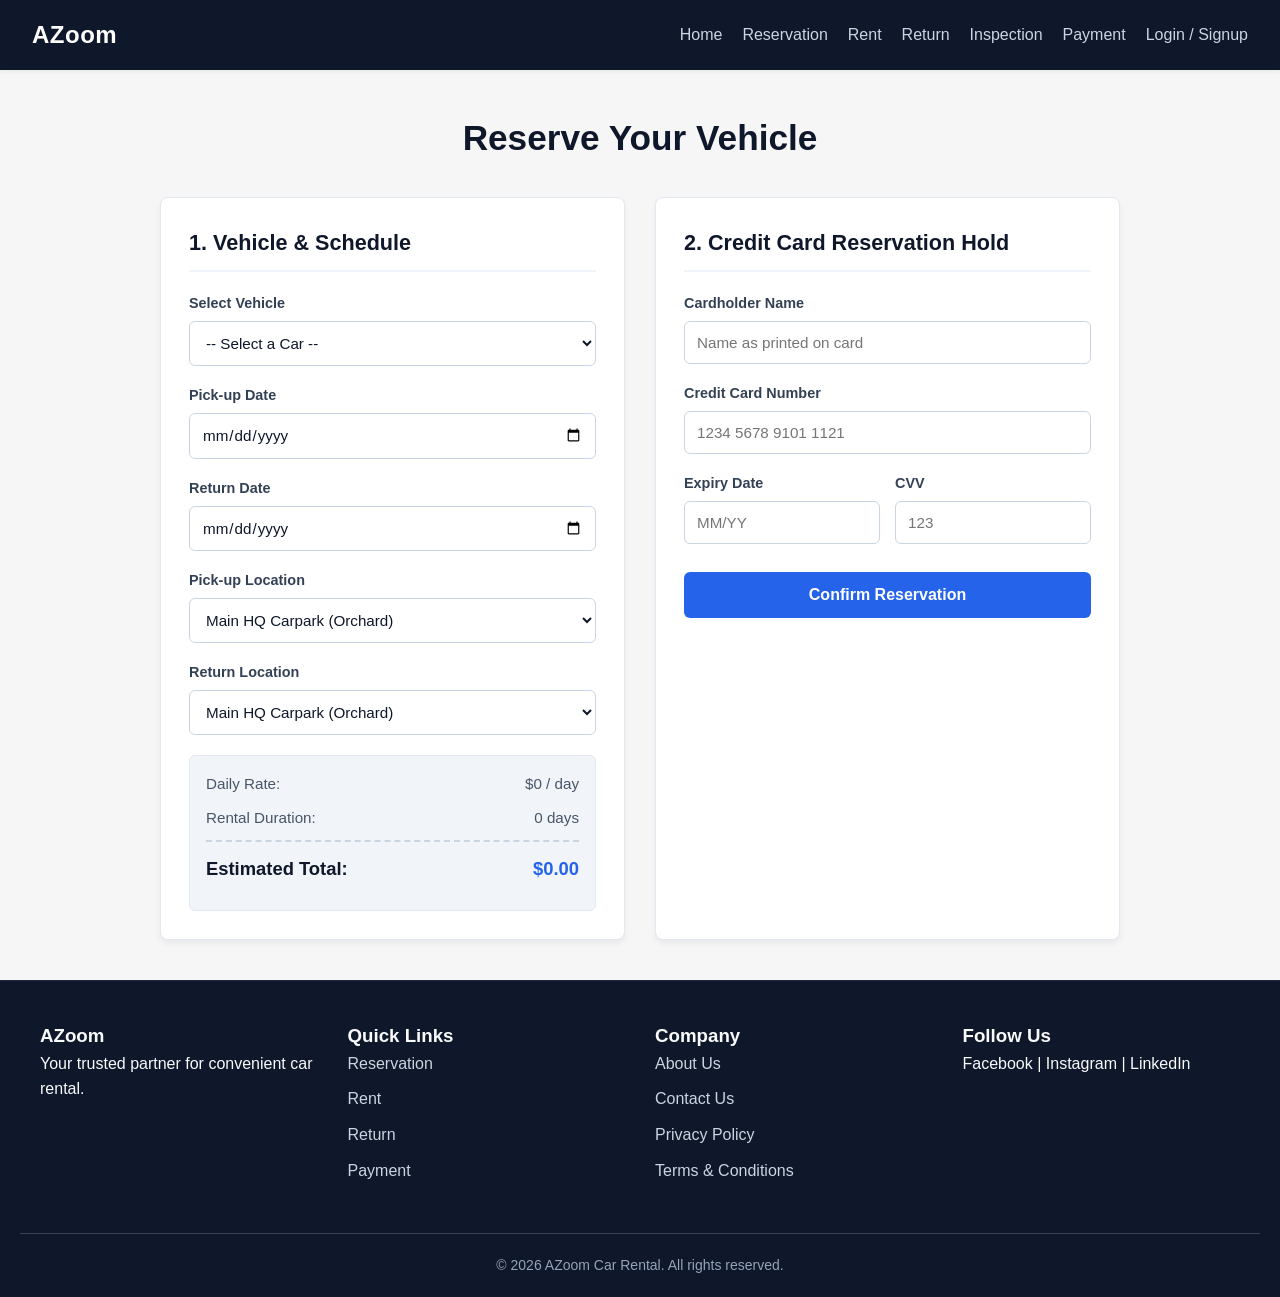
<file: reservation.html>
<!DOCTYPE html>
<html lang="en">

<head>
    <meta charset="UTF-8">
    <meta name="viewport" content="width=device-width, initial-scale=1.0">
    <title>Reserve a Car - AZoom Car Rental</title>
    <link rel="stylesheet" href="css/style.css">
</head>

<body>

    <header>
        <div class="logo">
            AZoom
        </div>

        <nav>
            <ul>
                <li><a href="index.html">Home</a></li>
                <li><a href="reservation.html" class="active">Reservation</a></li>
                <li><a href="pickup.html">Rent</a></li>
                <li><a href="return.html">Return</a></li>
                <li><a href="inspection.html">Inspection</a></li>
                <li><a href="billing.html">Payment</a></li>
                <li><a href="login-signup.html">Login / Signup</a></li>
            </ul>
        </nav>
    </header>

    <main class="page-container">
        <h1 class="page-title">Reserve Your Vehicle</h1>

        <form id="reservationForm">
            <div class="two-column-grid">

                <!-- Step 1: Vehicle & Schedule -->
                <div class="card">
                    <h2>1. Vehicle & Schedule</h2>
                    
                    <div class="form-group">
                        <label for="car-select">Select Vehicle</label>
                        <select id="car-select" onchange="calculatePrice()" required>
                            <option value="" data-rate="0">-- Select a Car --</option>
                            <option value="Economy Hatchback" data-rate="45">Economy Hatchback ($45/day)</option>
                            <option value="Comfort Sedan" data-rate="65">Comfort Sedan ($65/day)</option>
                            <option value="Family SUV" data-rate="85">Family SUV ($85/day)</option>
                            <option value="Luxury Sedan" data-rate="120">Luxury Sedan ($120/day)</option>
                        </select>
                    </div>

                    <div class="form-group">
                        <label for="pickup-date">Pick-up Date</label>
                        <input type="date" id="pickup-date" onchange="calculatePrice()" required>
                    </div>

                    <div class="form-group">
                        <label for="return-date">Return Date</label>
                        <input type="date" id="return-date" onchange="calculatePrice()" required>
                    </div>

                    <div class="form-group">
                        <label for="pickup-loc">Pick-up Location</label>
                        <select id="pickup-loc" required>
                            <option value="Main HQ Carpark (Orchard)">Main HQ Carpark (Orchard)</option>
                            <option value="Downtown Hub Carpark (Marina)">Downtown Hub Carpark (Marina)</option>
                        </select>
                    </div>

                    <div class="form-group">
                        <label for="return-loc">Return Location</label>
                        <select id="return-loc" required>
                            <option value="Main HQ Carpark (Orchard)">Main HQ Carpark (Orchard)</option>
                            <option value="Downtown Hub Carpark (Marina)">Downtown Hub Carpark (Marina)</option>
                        </select>
                    </div>

                    <!-- Price Calculator Box -->
                    <div class="price-summary">
                        <div class="price-row">
                            <span>Daily Rate:</span>
                            <span id="display-rate">$0 / day</span>
                        </div>
                        <div class="price-row">
                            <span>Rental Duration:</span>
                            <span id="display-days">0 days</span>
                        </div>
                        <div class="price-row total">
                            <span>Estimated Total:</span>
                            <span id="display-total">$0.00</span>
                        </div>
                    </div>
                </div>

                <!-- Step 2: Credit Card Hold -->
                <div class="card">
                    <h2>2. Credit Card Reservation Hold</h2>

                    <div class="form-group">
                        <label for="card-name">Cardholder Name</label>
                        <input type="text" id="card-name" placeholder="Name as printed on card" required>
                    </div>

                    <div class="form-group">
                        <label for="card-number">Credit Card Number</label>
                        <input type="text" id="card-number" placeholder="1234 5678 9101 1121" maxlength="19" required>
                    </div>

                    <div class="form-row">
                        <div class="form-group">
                            <label for="card-expiry">Expiry Date</label>
                            <input type="text" id="card-expiry" placeholder="MM/YY" maxlength="5" required>
                        </div>
                        <div class="form-group">
                            <label for="card-cvv">CVV</label>
                            <input type="password" id="card-cvv" placeholder="123" maxlength="3" required>
                        </div>
                    </div>

                    <button type="submit" class="submit-btn">Confirm Reservation</button>

                    <!-- Alert Box -->
                    <div id="confirmationBox" class="alert-box success">
                        <h3>Reservation Successful!</h3>
                        <p>Booking Ref: <strong id="booking-ref">AZ-0000</strong></p>
                        <p>Present this reference at the AZoom office to collect your keys.</p>
                    </div>
                </div>

            </div>
        </form>
    </main>

    <footer>
        <div class="footer-container">
            <div>
                <h3>AZoom</h3>
                <p>Your trusted partner for convenient car rental.</p>
            </div>
            <div>
                <h3>Quick Links</h3>
                <ul>
                    <li><a href="reservation.html">Reservation</a></li>
                    <li><a href="pickup.html">Rent</a></li>
                    <li><a href="return.html">Return</a></li>
                    <li><a href="billing.html">Payment</a></li>
                </ul>
            </div>
            <div>
                <h3>Company</h3>
                <ul>
                    <li><a href="#">About Us</a></li>
                    <li><a href="#">Contact Us</a></li>
                    <li><a href="#">Privacy Policy</a></li>
                    <li><a href="#">Terms & Conditions</a></li>
                </ul>
            </div>
            <div>
                <h3>Follow Us</h3>
                <p>Facebook | Instagram | LinkedIn</p>
            </div>
        </div>

        <div class="copyright">
            <p>&copy; 2026 AZoom Car Rental. All rights reserved.</p>
        </div>
    </footer>

    <!-- Price Calculation & Form Handling Script -->
    <script>
        function calculatePrice() {
            const carSelect = document.getElementById('car-select');
            const rate = parseFloat(carSelect.options[carSelect.selectedIndex].getAttribute('data-rate')) || 0;
            
            const pickupDateVal = document.getElementById('pickup-date').value;
            const returnDateVal = document.getElementById('return-date').value;

            document.getElementById('display-rate').innerText = '$' + rate + ' / day';

            if (pickupDateVal && returnDateVal) {
                const start = new Date(pickupDateVal);
                const end = new Date(returnDateVal);
                const diffTime = end - start;
                const diffDays = Math.ceil(diffTime / (1000 * 60 * 60 * 24));

                if (diffDays > 0) {
                    const total = diffDays * rate;
                    document.getElementById('display-days').innerText = diffDays + ' day(s)';
                    document.getElementById('display-total').innerText = '$' + total.toFixed(2);
                } else {
                    document.getElementById('display-days').innerText = 'Invalid dates';
                    document.getElementById('display-total').innerText = '$0.00';
                }
            }
        }

        document.getElementById('reservationForm').addEventListener('submit', function (e) {
            e.preventDefault();
            const randomRef = 'AZ-' + Math.floor(1000 + Math.random() * 9000);
            document.getElementById('booking-ref').innerText = randomRef;
            
            const confirmationBox = document.getElementById('confirmationBox');
            confirmationBox.style.display = 'block';
            confirmationBox.scrollIntoView({ behavior: 'smooth' });
        });
    </script>

</body>
</html>
</file>
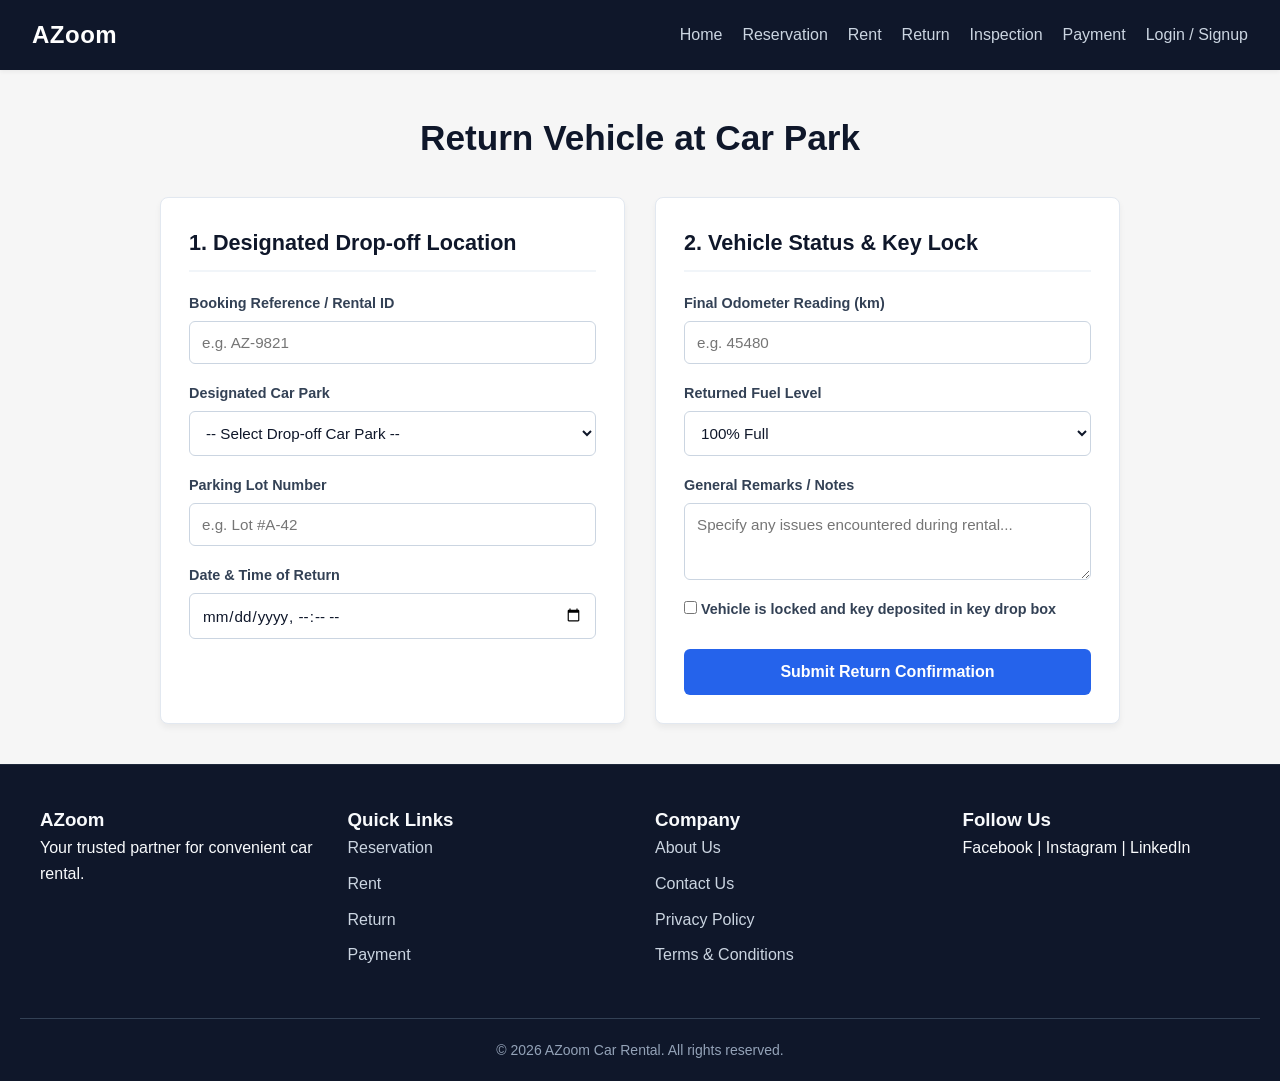
<file: return.html>
<!DOCTYPE html>
<html lang="en">

<head>
    <meta charset="UTF-8">
    <meta name="viewport" content="width=device-width, initial-scale=1.0">
    <title>Return Vehicle - AZoom Car Rental</title>
    <link rel="stylesheet" href="css/style.css">
</head>

<body>

    <header>
        <div class="logo">
            AZoom
        </div>

        <nav>
            <ul>
                <li><a href="index.html">Home</a></li>
                <li><a href="reservation.html">Reservation</a></li>
                <li><a href="pickup.html">Rent</a></li>
                <li><a href="return.html" class="active">Return</a></li>
                <li><a href="inspection.html">Inspection</a></li>
                <li><a href="billing.html">Payment</a></li>
                <li><a href="login-signup.html">Login / Signup</a></li>
            </ul>
        </nav>
    </header>

    <main class="page-container">
        <h1 class="page-title">Return Vehicle at Car Park</h1>

        <div class="two-column-grid">

            <!-- Left: Drop-off Location & Time -->
            <div class="card">
                <h2>1. Designated Drop-off Location</h2>
                
                <form id="returnForm">
                    <div class="form-group">
                        <label for="return-booking-id">Booking Reference / Rental ID</label>
                        <input type="text" id="return-booking-id" placeholder="e.g. AZ-9821" required>
                    </div>

                    <div class="form-group">
                        <label for="car-park-select">Designated Car Park</label>
                        <select id="car-park-select" required>
                            <option value="">-- Select Drop-off Car Park --</option>
                            <option value="Main HQ Carpark (Orchard)">Main HQ Carpark (Orchard)</option>
                            <option value="Downtown Hub Carpark (Marina)">Downtown Hub Carpark (Marina)</option>
                        </select>
                    </div>

                    <div class="form-group">
                        <label for="parking-lot">Parking Lot Number</label>
                        <input type="text" id="parking-lot" placeholder="e.g. Lot #A-42" required>
                    </div>

                    <div class="form-group">
                        <label for="return-datetime">Date & Time of Return</label>
                        <input type="datetime-local" id="return-datetime" required>
                    </div>
            </div>

            <!-- Right: Odometer, Fuel & Lock Confirmation -->
            <div class="card">
                <h2>2. Vehicle Status & Key Lock</h2>

                <div class="form-group">
                    <label for="odometer-in">Final Odometer Reading (km)</label>
                    <input type="number" id="odometer-in" placeholder="e.g. 45480" required>
                </div>

                <div class="form-group">
                    <label for="fuel-in">Returned Fuel Level</label>
                    <select id="fuel-in" required>
                        <option value="100%">100% Full</option>
                        <option value="85%">85%</option>
                        <option value="50%">50%</option>
                        <option value="25%">25% or lower</option>
                    </select>
                </div>

                <div class="form-group">
                    <label for="return-notes">General Remarks / Notes</label>
                    <textarea id="return-notes" rows="3" placeholder="Specify any issues encountered during rental..."></textarea>
                </div>

                <div class="form-group">
                    <label>
                        <input type="checkbox" id="lock-check" required> Vehicle is locked and key deposited in key drop box
                    </label>
                </div>

                <button type="submit" class="submit-btn">Submit Return Confirmation</button>

                <!-- Alert Notification Box -->
                <div id="returnSuccessBox" class="alert-box success">
                    <h3>Vehicle Returned Successfully!</h3>
                    <p>Status updated to: <strong style="color: #2563eb;">Returned / Pending Inspection</strong></p>
                    <p>A AZoom employee will inspect the car shortly before your final statement is generated.</p>
                </div>
                </form>
            </div>

        </div>
    </main>

    <footer>
        <div class="footer-container">
            <div>
                <h3>AZoom</h3>
                <p>Your trusted partner for convenient car rental.</p>
            </div>
            <div>
                <h3>Quick Links</h3>
                <ul>
                    <li><a href="reservation.html">Reservation</a></li>
                    <li><a href="pickup.html">Rent</a></li>
                    <li><a href="return.html">Return</a></li>
                    <li><a href="billing.html">Payment</a></li>
                </ul>
            </div>
            <div>
                <h3>Company</h3>
                <ul>
                    <li><a href="#">About Us</a></li>
                    <li><a href="#">Contact Us</a></li>
                    <li><a href="#">Privacy Policy</a></li>
                    <li><a href="#">Terms & Conditions</a></li>
                </ul>
            </div>
            <div>
                <h3>Follow Us</h3>
                <p>Facebook | Instagram | LinkedIn</p>
            </div>
        </div>

        <div class="copyright">
            <p>&copy; 2026 AZoom Car Rental. All rights reserved.</p>
        </div>
    </footer>

    <!-- Interactive Return Submission Script -->
    <script>
        document.getElementById('returnForm').addEventListener('submit', function (e) {
            e.preventDefault();
            
            const successBox = document.getElementById('returnSuccessBox');
            successBox.style.display = 'block';
            successBox.scrollIntoView({ behavior: 'smooth' });
        });
    </script>

</body>
</html>
</file>
<file: css/style.css>
/*GLOBAL STYLES*/

* {
    box-sizing: border-box;
    margin: 0;
    padding: 0;
}

body {
    font-family: Arial, Helvetica, sans-serif;
    line-height: 1.6;
    color: #334155;
    background-color: #f6f6f6;
}

a {
    text-decoration: none;
}

img {
    width: 100%;
    display: block;
}


/*HEADER*/

header {
    display: flex;
    justify-content: space-between;
    align-items: center;
    padding: 16px 32px;
    background-color: #0f172a;
    box-shadow: 0 2px 4px rgba(0,0,0,0.05);
}


/*LOGO*/

.logo {
    font-size: 24px;
    font-weight: 700;
    color: #ffffff;
    letter-spacing: 0.5px;
}


/*NAVIGATION*/

nav ul {
    display: flex;
    align-items: center;
    list-style: none;
    gap: 20px;
    margin: 0;
    padding: 0;
}

nav li {
    flex: 1 1 auto;
    text-align: center;
}

nav a {
    text-decoration: none;
    color: #cbd5e1;
    font-weight: 500;
    transition: color 0.2s ease;
}

nav a:hover {
    color: #38bdf8;
}


/*HERO*/

.hero {
    min-height: 500px;
    display: flex;
    align-items: center;
    justify-content: center;
    text-align: center;
    padding: 60px 20px;
    background-image: linear-gradient(rgba(0, 0, 0, 0.4), rgba(0, 0, 0, 0.4)), url('../images/carbackground.jpg');
    background-size: cover;
    background-position: center;
    background-repeat: no-repeat;
}

.hero-content {
    max-width: 600px;
    margin: 0 auto;
}

.hero h1 {
    font-size: 2.5rem;
    font-weight: 700;
    color: #e1e1e1;
    margin-bottom: 16px;
    line-height: 1.2;
}

.hero p {
    font-size: 1.125rem;
    color: #e1e1e1;
    margin-bottom: 24px;
    line-height: 1.6;
}


/*BUTTON*/

.btn {
    display: inline-block;
    padding: 12px 28px;
    background-color: #2563eb;
    color: #ffffff;
    font-size: 1rem;
    font-weight: 600;
    text-decoration: none;
    border: none;
    border-radius: 6px;
    cursor: pointer;
    transition: background-color 0.2s ease, transform 0.1s ease;
}

.btn:hover {
    background-color: #1d4ed8;
    transform: translateY(-2px);
}


/*PROMOTIONS*/

.promotions {
    padding: 60px 20px;
    max-width: 1200px;
    margin: 0 auto;
}

.promotions h2 {
    font-size: 2rem;
    font-weight: 700;
    color: #0f172a;
    text-align: center;
    margin-bottom: 40px;
}

.promotion-container {
    display: flex;
    gap: 20px;
}

.promotion-card {
    flex: 1;
    background-color: #ffffff;
    border: 1px solid #e2e8f0;
    border-radius: 8px;
    padding: 24px;
    box-shadow: 0 4px 6px rgba(0,0,0,0.05);
    display: flex;
    flex-direction: column;
    justify-content: space-between;
    transition: transform 0.2s ease, box-shadow 0.2s ease;
    border-top: 4px solid #0066cc;
}

.promotion-card:hover {
    transform: translateY(-4px);
    box-shadow: 0 8px 12px rgba(0,0,0,0.1);
}

.promotion-card h3 {
    font-size: 1.25rem;
    margin-bottom: 12px;
    color: #0f172a;
}

.promotion-card p {
    color: #475569;
    line-height: 1.5;
    margin-bottom: 20px;
}

/*CARS*/

.cars {
    padding: 60px 20px;
    max-width: 1400px;
    margin: 0 auto;
}

.cars h2 {
    font-size: 2rem;
    font-weight: 700;
    color: #0f172a;
    text-align: center;
    margin-bottom: 40px;
}

.car-grid {
    display: grid;
    grid-template-columns: repeat(auto-fit, minmax(260px, 1fr)); 
    gap: 20px; 
    max-width: 1350px;
    margin: 0 auto;
}

.car-card {
    background-color: #ffffff;
    border: 1px solid #e2e8f0;
    border-radius: 12px;
    overflow: hidden;
    padding: 16px; 
    display: flex;
    flex-direction: column;
    justify-content: space-between;
    text-align: center;
    transition: transform 0.2s ease, box-shadow 0.2s ease;
}

.car-card:hover {
    transform: translateY(-4px);
    box-shadow: 0 12px 24px rgba(0,0,0,0.1);
}

.car-card img {
    width: 100%;
    height: 160px; 
    object-fit: cover;
    border-radius: 8px;
    margin-bottom: 14px; 
}

.car-card h3 {
    font-size: 1.2rem; 
    font-weight: 600;
    color: #0f172a;
    margin-bottom: 8px; 
}

.car-card p {
    font-size: 0.95rem; 
    color: #2563eb;
    font-weight: 600;
    margin-bottom: 12px; 
}


/*TESTIMONIALS*/

.testimonials {
  padding: 60px 20px;
  max-width: 1200px;
  margin: 0 auto;
}

.testimonials h2 {
  font-size: 2rem;
  font-weight: 700;
  color: #0f172a;
  text-align: center;
  margin-bottom: 40px;
}

.testimonial-container {
  display: flex;
  gap: 24px;
  justify-content: space-between;
}

.testimonial {
  flex: 1;
  background-color: #ffffff;
  border: 1px solid #e2e8f0;
  border-radius: 12px;
  padding: 24px;
  box-shadow: 0 4px 6px rgba(0, 0, 0, 0.05);
  display: flex;
  flex-direction: column;
  justify-content: space-between;
  text-align: center;
}

.testimonial p {
  font-style: italic;
  color: #334155;
  margin: 16px 0;
  line-height: 1.6;
  flex-grow: 1;
}

.testimonial img {
  width: 150px;       
  height: 150px;      
  border-radius: 50%; 
  object-fit: cover;  
  display: block;
  margin: 0 auto 12px auto;
}

.testimonial h3,
.testimonial h4 {
  font-size: 1.1rem;
  font-weight: 600;
  color: #0f172a;
  margin-bottom: 4px;
}

.testimonial .stars {
  color: #ffc107; /* Warm Gold for star ratings */
  font-size: 1.1rem;
  letter-spacing: 2px;
  margin-top: auto;
}

/*FOOTER*/

footer {
  background-color: #0f172a;
  color: #f8fafc;
  padding: 40px 20px 20px;
  border-top: 1px solid #1e293b;
}

.footer-container {
  display: grid;
  grid-template-columns: repeat(auto-fit, minmax(200px, 1fr));
  gap: 30px;
  max-width: 1200px;
  margin: 0 auto;
}

footer ul {
  list-style: none;
  padding: 0;
  margin: 0;
}

footer li {
  margin-bottom: 10px;
}

footer a {
  color: #cbd5e1;
  text-decoration: none;
  transition: color 0.2s ease;
}

footer a:hover {
  color: #38bdf8;
}

.copyright {
  text-align: center;
  margin-top: 40px;
  padding-top: 20px;
  border-top: 1px solid #334155;
  font-size: 0.875rem;
  color: #94a3b8;
}


/*RESPONSIVE DESIGN*/

@media (max-width: 768px) {

    /* Stack header contents vertically and center navigation */
    header {
        flex-direction: column;
        gap: 15px;
        padding: 15px;
    }

    header nav ul {
        flex-wrap: wrap;
        justify-content: center;
        gap: 10px 15px;
    }

    /* Stack promotion cards vertically */
    .promotion-container {
        flex-direction: column;
    }

    /* Adjust car grid to show 2 items per row instead of 4 */
    .car-grid {
        grid-template-columns: repeat(2, 1fr);
        gap: 15px;
    }

    /* Stack testimonials vertically */
    .testimonial-container {
        flex-direction: column;
    }

    /* Switch footer from 4 columns to 2 columns */
    .footer-container {
        grid-template-columns: repeat(2, 1fr);
        gap: 20px;
    }
}

/* Extra small mobile screens (e.g., phones below 480px) */
@media (max-width: 480px) {

    /* Stack car cards into a single column */
    .car-grid {
        grid-template-columns: 1fr;
    }

    /* Stack footer columns into a single column */
    .footer-container {
        grid-template-columns: 1fr;
    }

    /* Reduce hero headings for smaller screens */
    .hero h1 {
        font-size: 1.8rem;
    }
}



/* ==========================================================================
   FORM & LAYOUT COMPONENTS (For Login, Reservation, Pickup, Inspection & Billing)
   ========================================================================== */
.page-container {
    max-width: 1000px;
    margin: 40px auto;
    padding: 0 20px;
}

.page-title {
    text-align: center;
    font-size: 2.2rem;
    font-weight: 700;
    color: #0f172a;
    margin-bottom: 30px;
}

.two-column-grid {
    display: grid;
    grid-template-columns: 1fr 1fr;
    gap: 30px;
}

.card {
    background-color: #ffffff;
    border: 1px solid #e2e8f0;
    border-radius: 8px;
    padding: 28px;
    box-shadow: 0 4px 6px rgba(0,0,0,0.05);
}

.card h2 {
    font-size: 1.35rem;
    font-weight: 700;
    color: #0f172a;
    margin-bottom: 20px;
    padding-bottom: 10px;
    border-bottom: 2px solid #f1f5f9;
}

.form-group {
    display: flex;
    flex-direction: column;
    gap: 6px;
    margin-bottom: 18px;
}

.form-group label {
    font-size: 0.9rem;
    font-weight: 600;
    color: #334155;
}

.form-group input,
.form-group select,
.form-group textarea {
    padding: 12px;
    border: 1px solid #cbd5e1;
    border-radius: 6px;
    font-size: 0.95rem;
    font-family: inherit;
    color: #0f172a;
    background-color: #ffffff;
    transition: border-color 0.2s ease;
}

.form-group input:focus,
.form-group select:focus,
.form-group textarea:focus {
    outline: none;
    border-color: #2563eb;
    box-shadow: 0 0 0 3px rgba(37, 99, 235, 0.1);
}

.form-row {
    display: flex;
    gap: 15px;
    width: 100%;
}

.form-row .form-group {
    flex: 1;
    min-width: 0;
}

.form-row input {
    width: 100%;
    box-sizing: border-box;
}

.submit-btn {
    width: 100%;
    padding: 14px;
    background-color: #2563eb;
    color: #ffffff;
    border: none;
    border-radius: 6px;
    font-size: 1rem;
    font-weight: 700;
    cursor: pointer;
    margin-top: 10px;
    transition: background-color 0.2s ease, transform 0.1s ease;
}

.submit-btn:hover {
    background-color: #1d4ed8;
}


/* ===========================================
   AUTHENTICATION / LOGIN PAGE SPECIFIC STYLES
   =========================================== */

.auth-container {
    max-width: 480px;
    margin: 40px auto;
    background: #ffffff;
    border-radius: 8px;
    border: 1px solid #e2e8f0;
    box-shadow: 0 4px 6px rgba(0, 0, 0, 0.05);
    padding: 30px;
}

.auth-tabs {
    display: flex;
    border-bottom: 2px solid #e2e8f0;
    margin-bottom: 25px;
}

.auth-tab-btn {
    flex: 1;
    padding: 12px 8px;
    background: none;
    border: none;
    font-size: 0.95rem;
    font-weight: 600;
    color: #64748b;
    cursor: pointer;
    border-bottom: 3px solid transparent;
    transition: all 0.2s ease;
}

.auth-tab-btn.active {
    color: #2563eb;
    border-bottom-color: #2563eb;
}

.auth-form {
    display: none;
}

.auth-form.active {
    display: flex;
    flex-direction: column;
}

.auth-form h2 {
    font-size: 1.5rem;
    color: #0f172a;
    margin-bottom: 18px;
}

.form-footer {
    margin-top: 20px;
    font-size: 0.875rem;
    color: #64748b;
    text-align: center;
}

.form-footer a {
    color: #2563eb;
    font-weight: 600;
}

.form-footer a:hover {
    text-decoration: underline;
}


/* =====================================
   RESERVATION & BILLING SPECIFIC STYLES
   ===================================== */

.price-summary {
    background: #f1f5f9;
    border-radius: 6px;
    padding: 16px;
    margin-top: 20px;
    border: 1px solid #e2e8f0;
}

.price-row {
    display: flex;
    justify-content: space-between;
    margin-bottom: 10px;
    font-size: 0.95rem;
    color: #475569;
}

.price-row.total {
    border-top: 2px dashed #cbd5e1;
    padding-top: 12px;
    margin-top: 10px;
    font-weight: 700;
    font-size: 1.15rem;
    color: #0f172a;
}

.price-row.total span:last-child {
    color: #2563eb;
}

.alert-box {
    display: none;
    padding: 16px 20px;
    border-radius: 6px;
    margin-top: 20px;
    text-align: center;
    font-size: 0.95rem;
}

.alert-box.success {
    background-color: #dcfce7;
    color: #166534;
    border: 1px solid #bbf7d0;
}

.alert-box.success h3 {
    font-size: 1.1rem;
    margin-bottom: 6px;
}
</file>
